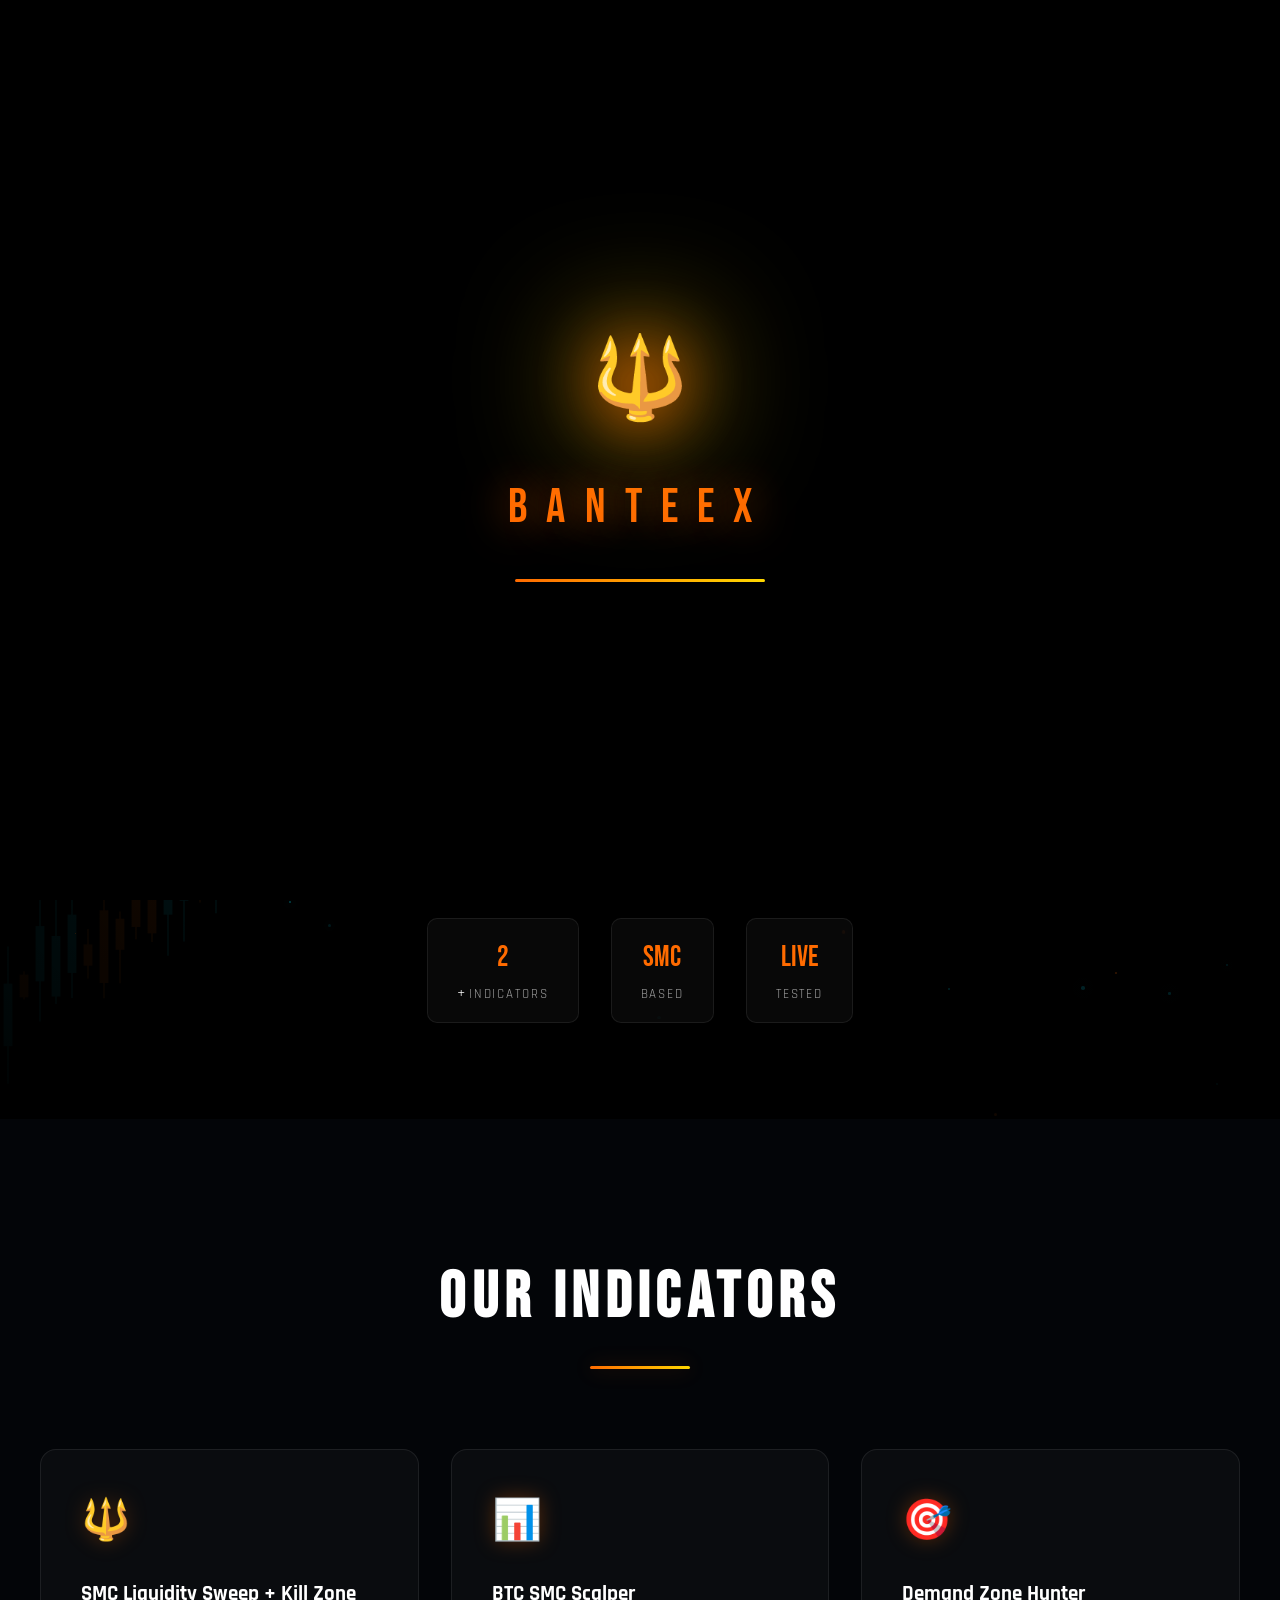
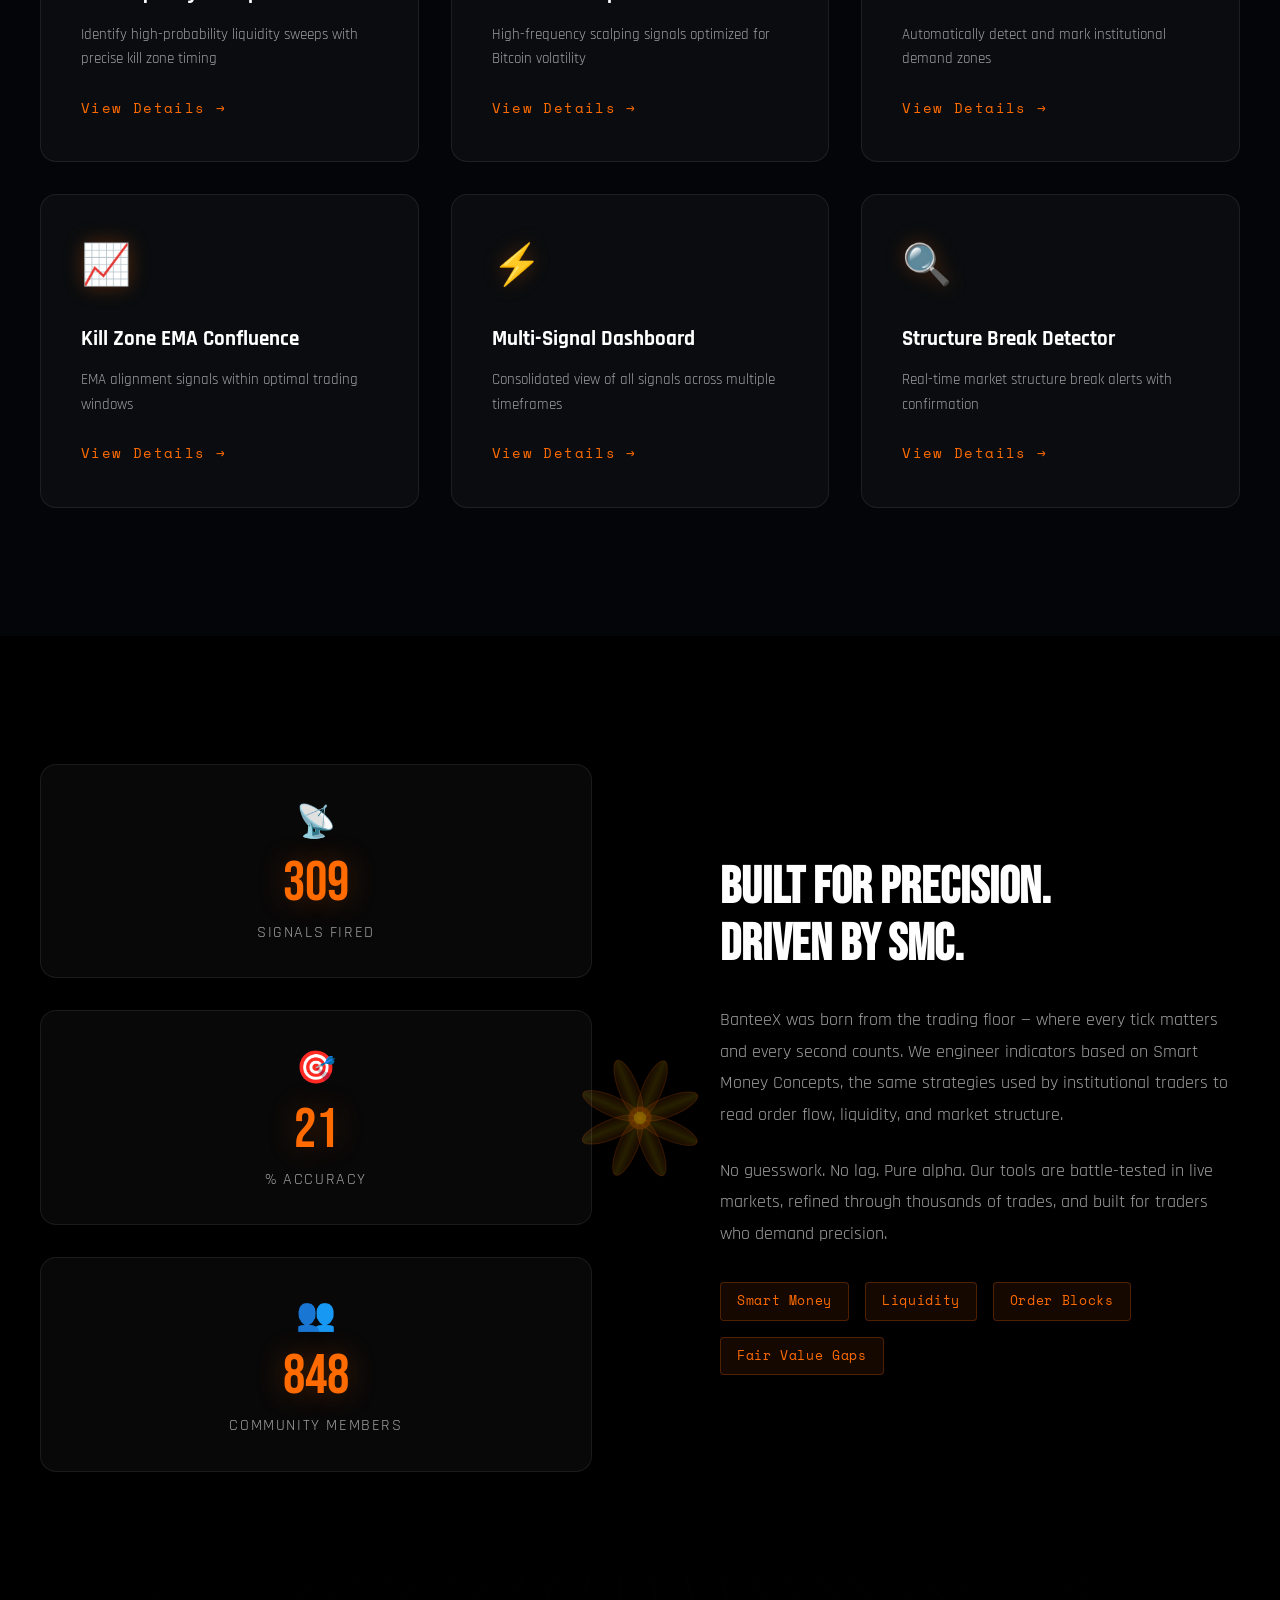
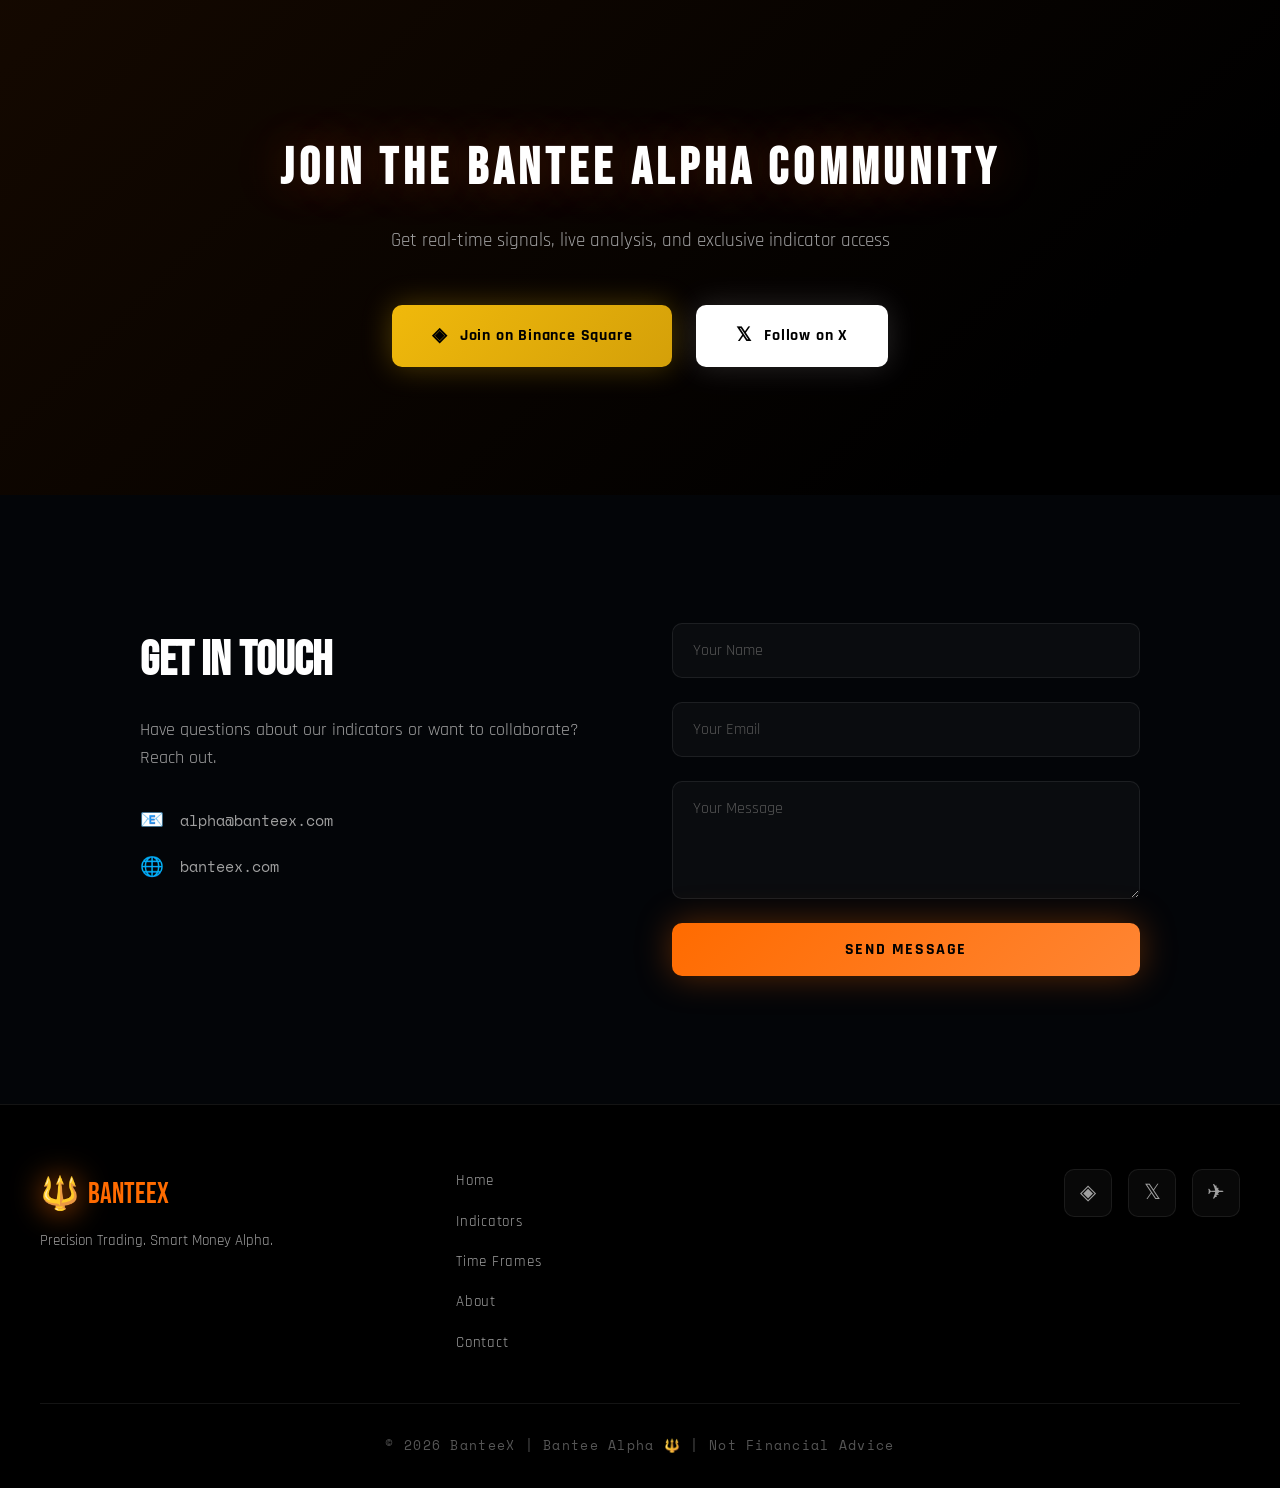
<file: index.html>
<!DOCTYPE html>
<html lang="en">
<head>
    <meta charset="UTF-8">
    <meta name="viewport" content="width=device-width, initial-scale=1.0">
    <title>BanteeX — Professional Trading Indicators Platform</title>
    <link rel="preconnect" href="https://fonts.googleapis.com">
    <link rel="preconnect" href="https://fonts.gstatic.com" crossorigin>
    <link href="https://fonts.googleapis.com/css2?family=Bebas+Neue&family=Rajdhani:wght@300;400;500;600;700&family=Space+Mono:wght@400;700&display=swap" rel="stylesheet">
    <link rel="stylesheet" href="css/style.css">
</head>
<body>
    <!-- Loading Screen -->
    <div id="loading-screen">
        <div class="loading-content">
            <div class="trident-loader">🔱</div>
            <div class="loading-text">BANTEEX</div>
            <div class="loading-bar">
                <div class="loading-progress"></div>
            </div>
        </div>
    </div>

    <!-- Header -->
    <header id="header">
        <div class="header-container">
            <a href="#" class="logo">
                <span class="trident-icon">🔱</span>
                <span class="logo-text">BANTEEX</span>
            </a>
            <nav class="nav-desktop">
                <a href="#home" class="nav-link active">Home</a>
                <a href="#indicators" class="nav-link">Indicators</a>
                <a href="timeframe.html" class="nav-link" target="_blank" rel="noopener">Time Frames</a>
                <a href="#about" class="nav-link">About</a>
                <a href="#contact" class="nav-link">Contact</a>
            </nav>
            <a href="#community" class="btn-cta">Join Community</a>
            <button class="hamburger" id="hamburger">
                <span></span><span></span><span></span>
            </button>
        </div>
        <div class="mobile-menu" id="mobile-menu">
            <a href="#home" class="nav-link">Home</a>
            <a href="#indicators" class="nav-link">Indicators</a>
            <a href="timeframe.html" class="nav-link" target="_blank" rel="noopener">Time Frames</a>
            <a href="#about" class="nav-link">About</a>
            <a href="#contact" class="nav-link">Contact</a>
            <a href="#community" class="btn-cta">Join Community</a>
        </div>
    </header>

    <!-- Hero Section -->
    <section id="home" class="hero">
        <div class="hero-bg">
            <div id="tv-chart-bg"></div>
            <div class="particle-overlay" id="particles"></div>
            <div class="gradient-overlay"></div>
        </div>
        <div class="hero-content">
            <h1 class="hero-title">
                <span class="line white">TRADE WITH</span>
                <span class="line orange">PRECISION.</span>
                <span class="underline-bar"></span>
                <span class="line white">BUILT ON</span>
                <span class="line orange">SMART MONEY.</span>
                <span class="underline-bar"></span>
            </h1>
            <p class="hero-subtitle">Professional SMC Indicators for serious traders</p>
            <div class="hero-buttons">
                <a href="#indicators" class="btn-primary">EXPLORE INDICATORS</a>
                <a href="#community" class="btn-outline">JOIN BANTEE COMMUNITY</a>
            </div>
        </div>
        <div class="hero-stats">
            <div class="stat-badge">
                <span class="stat-number" data-target="5">0</span>+
                <span class="stat-label">Indicators</span>
            </div>
            <div class="stat-badge">
                <span class="stat-text">SMC</span>
                <span class="stat-label">Based</span>
            </div>
            <div class="stat-badge">
                <span class="stat-text">LIVE</span>
                <span class="stat-label">Tested</span>
            </div>
        </div>
    </section>

    <!-- Indicators Section -->
    <section id="indicators" class="indicators">
        <div class="section-header">
            <h2 class="section-title">OUR INDICATORS</h2>
            <div class="section-line"></div>
        </div>
        <div class="indicators-grid">
            <div class="indicator-card" data-tilt onclick="window.location.href='indicator-1.html'">
                <div class="card-glow"></div>
                <div class="card-content">
                    <div class="card-icon">🔱</div>
                    <h3 class="card-title">SMC Liquidity Sweep + Kill Zone</h3>
                    <p class="card-desc">Identify high-probability liquidity sweeps with precise kill zone timing</p>
                    <span class="card-btn">View Details →</span>
                </div>
            </div>
            <div class="indicator-card" data-tilt onclick="window.location.href='indicator-2.html'">
                <div class="card-glow"></div>
                <div class="card-content">
                    <div class="card-icon">📊</div>
                    <h3 class="card-title">BTC SMC Scalper</h3>
                    <p class="card-desc">High-frequency scalping signals optimized for Bitcoin volatility</p>
                    <span class="card-btn">View Details →</span>
                </div>
            </div>
            <div class="indicator-card" data-tilt onclick="window.location.href='indicator-3.html'">
                <div class="card-glow"></div>
                <div class="card-content">
                    <div class="card-icon">🎯</div>
                    <h3 class="card-title">Demand Zone Hunter</h3>
                    <p class="card-desc">Automatically detect and mark institutional demand zones</p>
                    <span class="card-btn">View Details →</span>
                </div>
            </div>
            <div class="indicator-card" data-tilt onclick="window.location.href='indicator-4.html'">
                <div class="card-glow"></div>
                <div class="card-content">
                    <div class="card-icon">📈</div>
                    <h3 class="card-title">Kill Zone EMA Confluence</h3>
                    <p class="card-desc">EMA alignment signals within optimal trading windows</p>
                    <span class="card-btn">View Details →</span>
                </div>
            </div>
            <div class="indicator-card" data-tilt onclick="window.location.href='indicator-5.html'">
                <div class="card-glow"></div>
                <div class="card-content">
                    <div class="card-icon">⚡</div>
                    <h3 class="card-title">Multi-Signal Dashboard</h3>
                    <p class="card-desc">Consolidated view of all signals across multiple timeframes</p>
                    <span class="card-btn">View Details →</span>
                </div>
            </div>
            <div class="indicator-card" data-tilt onclick="window.location.href='indicator-6.html'">
                <div class="card-glow"></div>
                <div class="card-content">
                    <div class="card-icon">🔍</div>
                    <h3 class="card-title">Structure Break Detector</h3>
                    <p class="card-desc">Real-time market structure break alerts with confirmation</p>
                    <span class="card-btn">View Details →</span>
                </div>
            </div>
        </div>
    </section>

    <!-- About Section -->
    <section id="about" class="about">
        <canvas id="flower-canvas" width="400" height="400"></canvas>
        <div class="about-grid">
            <div class="about-stats">
                <div class="stat-box">
                    <div class="stat-icon">📡</div>
                    <div class="stat-counter" data-target="1247">0</div>
                    <div class="stat-desc">Signals Fired</div>
                </div>
                <div class="stat-box">
                    <div class="stat-icon">🎯</div>
                    <div class="stat-counter" data-target="87">0</div>
                    <div class="stat-desc">% Accuracy</div>
                </div>
                <div class="stat-box">
                    <div class="stat-icon">👥</div>
                    <div class="stat-counter" data-target="3420">0</div>
                    <div class="stat-desc">Community Members</div>
                </div>
            </div>
            <div class="about-content">
                <h2 class="about-title">Built for Precision.<br>Driven by SMC.</h2>
                <p class="about-text">
                    BanteeX was born from the trading floor — where every tick matters and every second counts. 
                    We engineer indicators based on Smart Money Concepts, the same strategies used by institutional traders 
                    to read order flow, liquidity, and market structure.
                </p>
                <p class="about-text">
                    No guesswork. No lag. Pure alpha. Our tools are battle-tested in live markets, 
                    refined through thousands of trades, and built for traders who demand precision.
                </p>
                <div class="about-tags">
                    <span class="tag">Smart Money</span>
                    <span class="tag">Liquidity</span>
                    <span class="tag">Order Blocks</span>
                    <span class="tag">Fair Value Gaps</span>
                </div>
            </div>
        </div>
        <div class="grid-floor" id="grid-floor"></div>
    </section>

    <!-- Community Section -->
    <section id="community" class="community">
        <div class="community-bg"></div>
        <div class="community-content">
            <h2 class="community-title">JOIN THE BANTEE ALPHA COMMUNITY</h2>
            <p class="community-subtitle">Get real-time signals, live analysis, and exclusive indicator access</p>
            <div class="community-buttons">
                <a href="#" class="btn-community btn-binance">
                    <span class="btn-icon">◈</span> Join on Binance Square
                </a>
                <a href="#" class="btn-community btn-x">
                    <span class="btn-icon">𝕏</span> Follow on X
                </a>
            </div>
        </div>
    </section>

    <!-- Contact Section -->
    <section id="contact" class="contact">
        <div class="contact-container">
            <div class="contact-info">
                <h2 class="contact-title">GET IN TOUCH</h2>
                <p class="contact-desc">Have questions about our indicators or want to collaborate? Reach out.</p>
                <div class="contact-details">
                    <div class="contact-item">
                        <span class="contact-icon">📧</span>
                        <span>alpha@banteex.com</span>
                    </div>
                    <div class="contact-item">
                        <span class="contact-icon">🌐</span>
                        <span>banteex.com</span>
                    </div>
                </div>
            </div>
            <form class="contact-form" onsubmit="event.preventDefault(); alert('Message sent! We will get back to you soon.');">
                <input type="text" placeholder="Your Name" required>
                <input type="email" placeholder="Your Email" required>
                <textarea placeholder="Your Message" rows="4" required></textarea>
                <button type="submit" class="btn-submit">Send Message</button>
            </form>
        </div>
    </section>

    <!-- Footer -->
    <footer class="footer">
        <div class="footer-container">
            <div class="footer-brand">
                <div class="footer-logo">
                    <span class="trident-icon">🔱</span>
                    <span>BANTEEX</span>
                </div>
                <p class="footer-tagline">Precision Trading. Smart Money Alpha.</p>
            </div>
            <div class="footer-links">
                <a href="#home">Home</a>
                <a href="#indicators">Indicators</a>
                <a href="timeframe.html" target="_blank" rel="noopener">Time Frames</a>
                <a href="#about">About</a>
                <a href="#contact">Contact</a>
            </div>
            <div class="footer-social">
                <a href="#" class="social-link" title="Binance Square">◈</a>
                <a href="#" class="social-link" title="X/Twitter">𝕏</a>
                <a href="#" class="social-link" title="Telegram">✈</a>
            </div>
        </div>
        <div class="footer-bottom">
            <p>© 2026 BanteeX | Bantee Alpha 🔱 | Not Financial Advice</p>
        </div>
    </footer>

    <script src="js/main.js"></script>
</body>
</html>
</file>
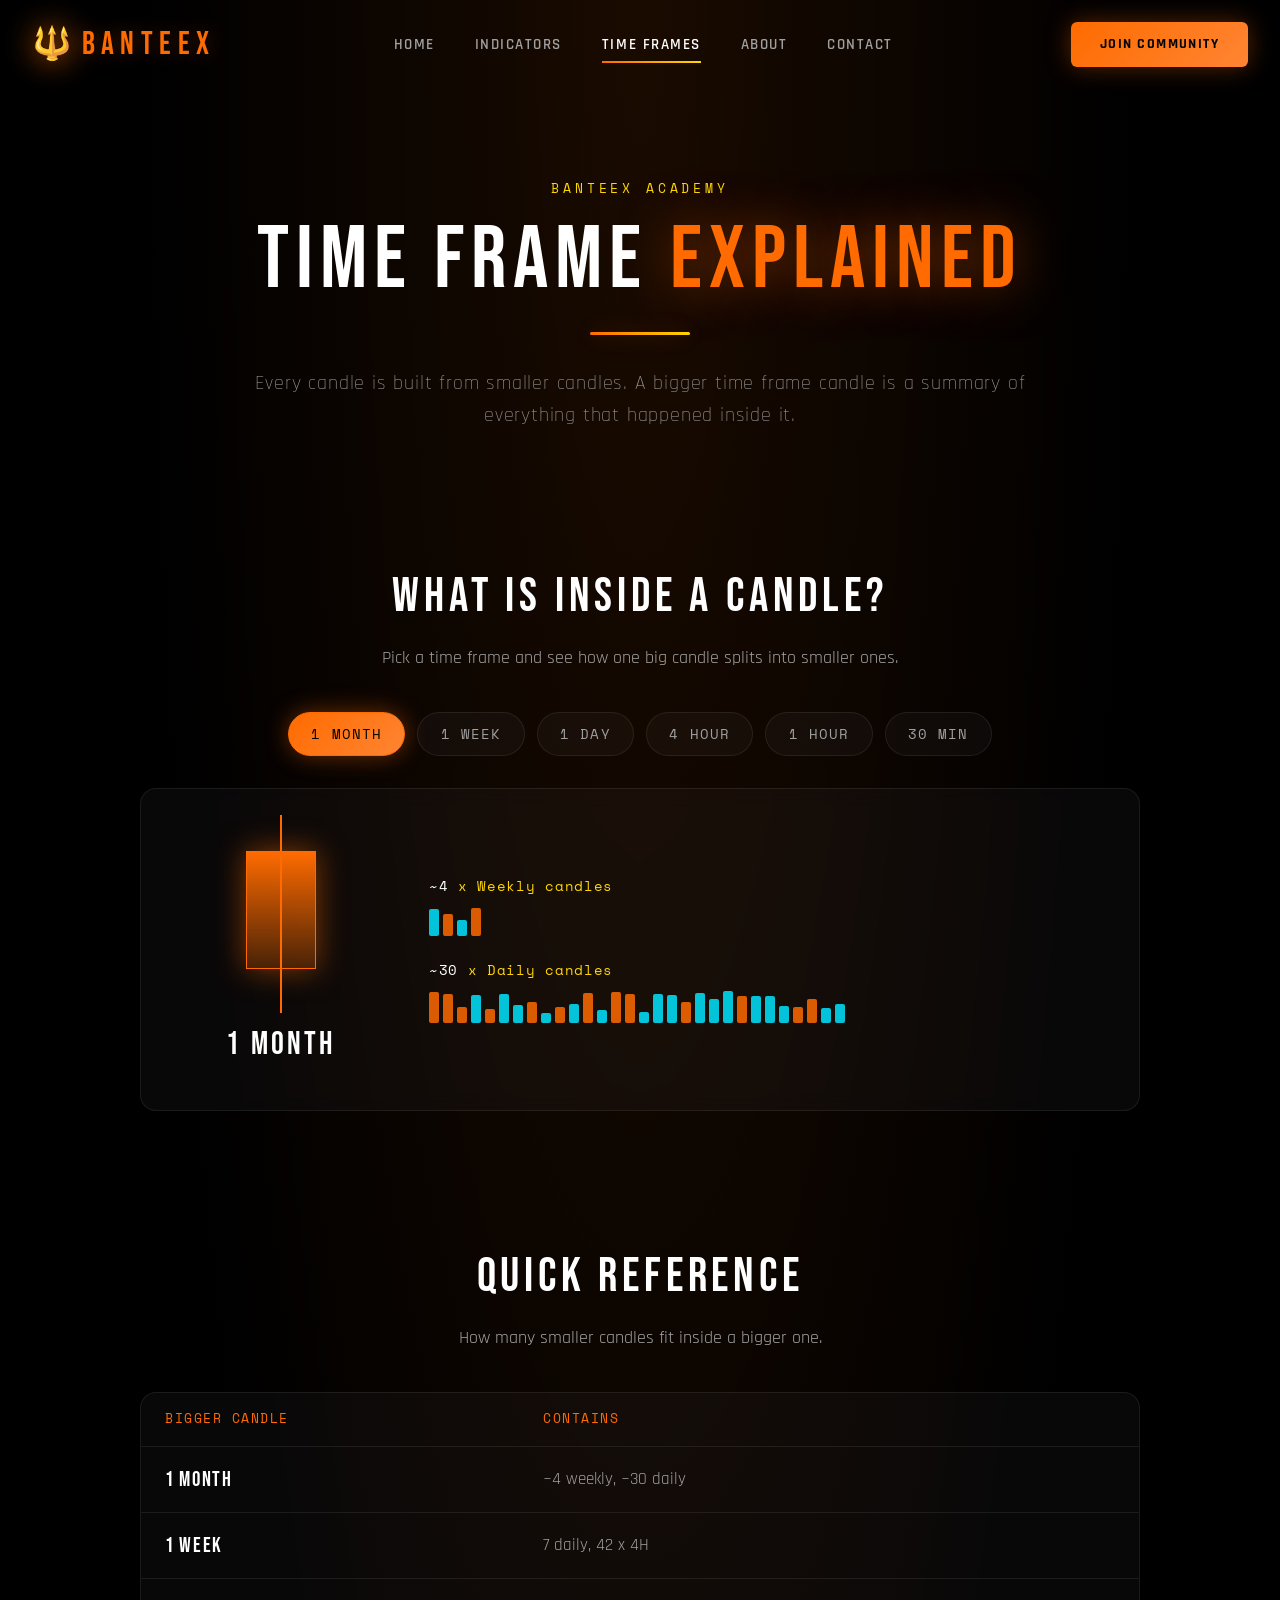
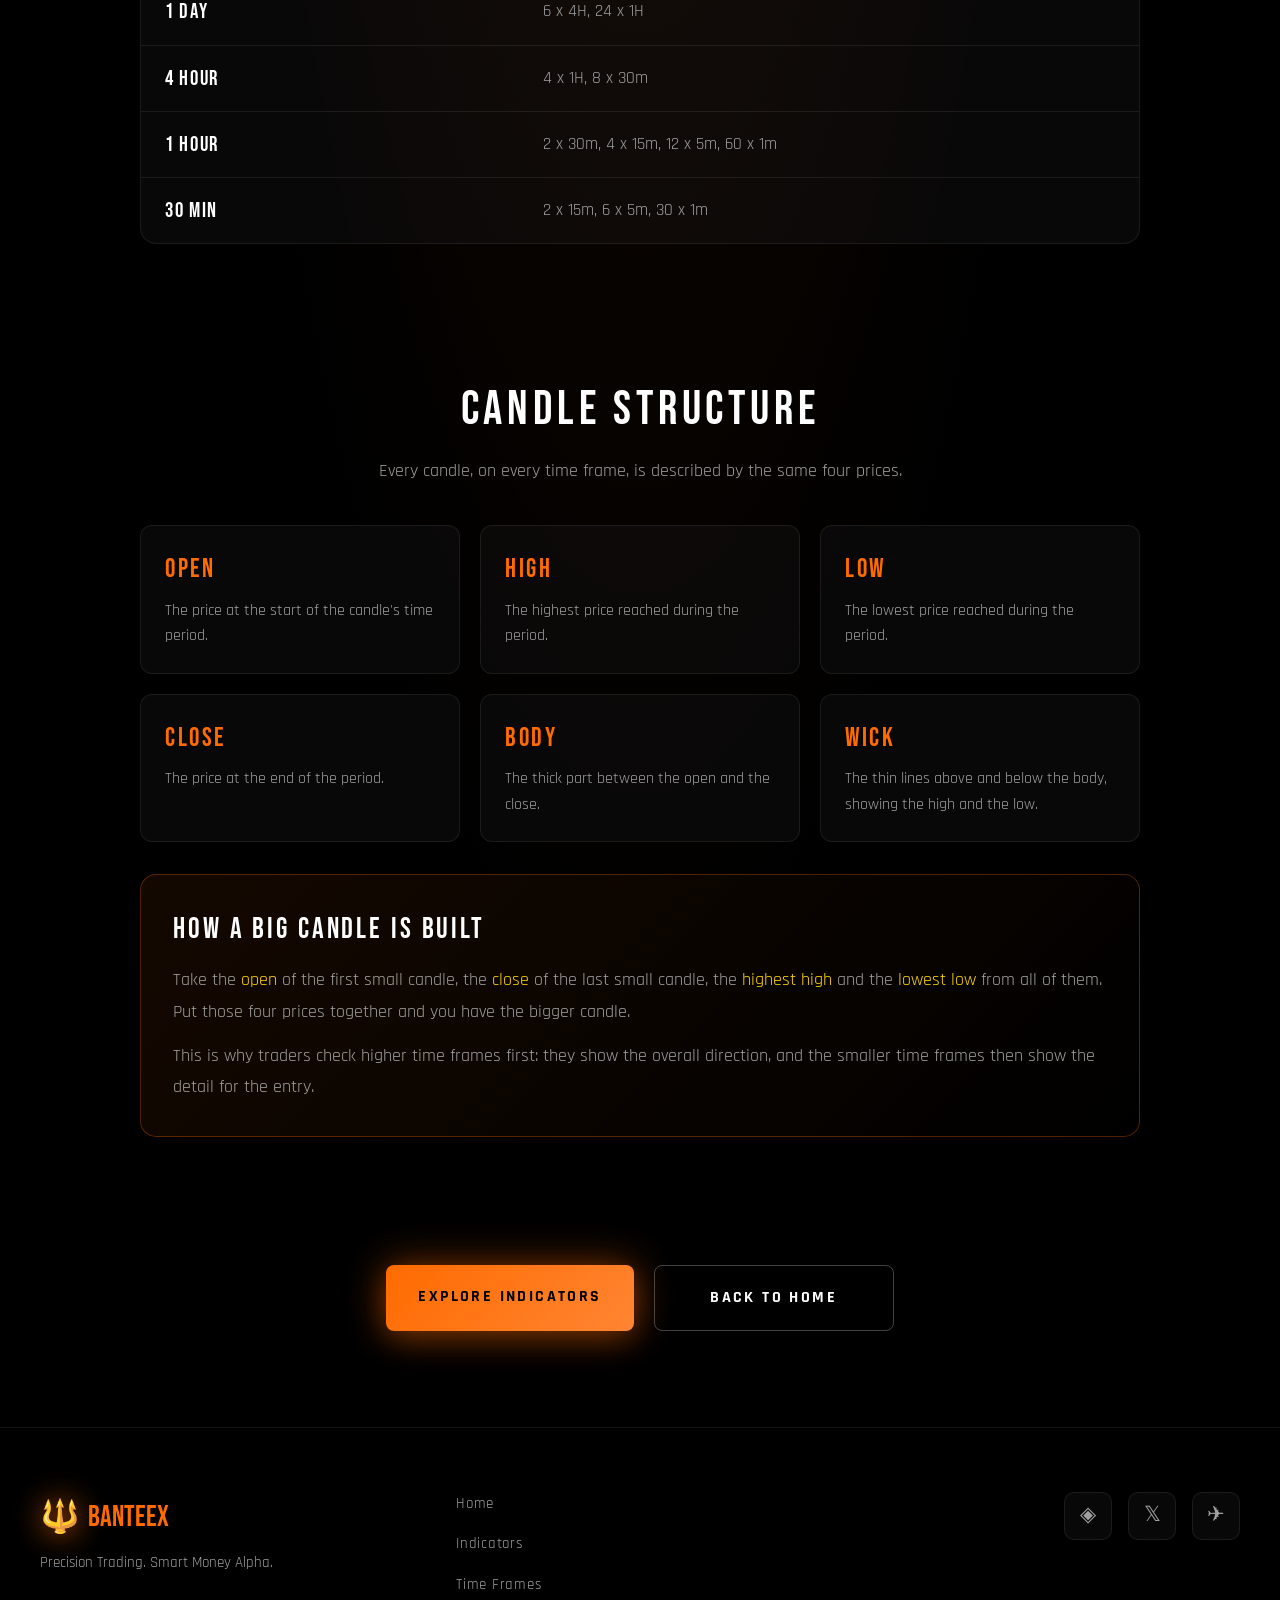
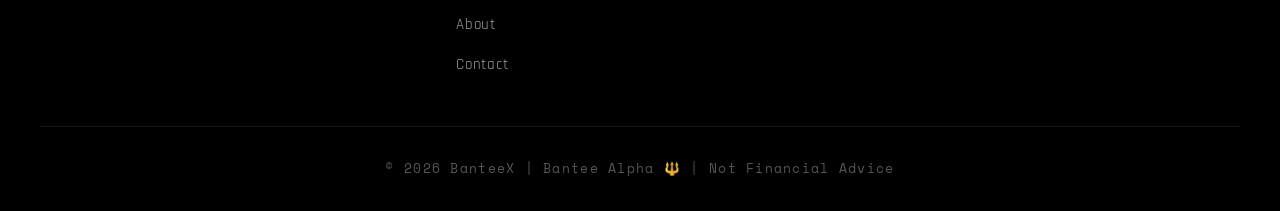
<file: timeframe.html>
<!DOCTYPE html>
<html lang="en">
<head>
    <meta charset="UTF-8">
    <meta name="viewport" content="width=device-width, initial-scale=1.0">
    <title>Time Frame Explained | BanteeX</title>
    <link rel="preconnect" href="https://fonts.googleapis.com">
    <link rel="preconnect" href="https://fonts.gstatic.com" crossorigin>
    <link href="https://fonts.googleapis.com/css2?family=Bebas+Neue&family=Rajdhani:wght@300;400;500;600;700&family=Space+Mono:wght@400;700&display=swap" rel="stylesheet">
    <link rel="stylesheet" href="css/style.css">
    <link rel="stylesheet" href="css/timeframe.css">
</head>
<body class="tf-page">
    <!-- Header -->
    <header id="header">
        <div class="header-container">
            <a href="index.html" class="logo">
                <span class="trident-icon">🔱</span>
                <span class="logo-text">BANTEEX</span>
            </a>
            <nav class="nav-desktop">
                <a href="index.html#home" class="nav-link">Home</a>
                <a href="index.html#indicators" class="nav-link">Indicators</a>
                <a href="timeframe.html" class="nav-link active">Time Frames</a>
                <a href="index.html#about" class="nav-link">About</a>
                <a href="index.html#contact" class="nav-link">Contact</a>
            </nav>
            <a href="index.html#community" class="btn-cta">Join Community</a>
            <button class="hamburger" id="hamburger" aria-label="Menu">
                <span></span><span></span><span></span>
            </button>
        </div>
        <div class="mobile-menu" id="mobile-menu">
            <a href="index.html#home" class="nav-link">Home</a>
            <a href="index.html#indicators" class="nav-link">Indicators</a>
            <a href="timeframe.html" class="nav-link active">Time Frames</a>
            <a href="index.html#about" class="nav-link">About</a>
            <a href="index.html#contact" class="nav-link">Contact</a>
            <a href="index.html#community" class="btn-cta">Join Community</a>
        </div>
    </header>

    <main>
        <!-- Page intro -->
        <section class="tf-hero">
            <div class="tf-hero-inner">
                <span class="tf-eyebrow">BANTEEX ACADEMY</span>
                <h1 class="tf-title">TIME FRAME <span>EXPLAINED</span></h1>
                <div class="section-line"></div>
                <p class="tf-intro">Every candle is built from smaller candles. A bigger time frame candle is a summary of everything that happened inside it.</p>
            </div>
        </section>

        <!-- Interactive split -->
        <section class="tf-section">
            <div class="tf-container">
                <h2 class="tf-h2">WHAT IS INSIDE A CANDLE?</h2>
                <p class="tf-sub">Pick a time frame and see how one big candle splits into smaller ones.</p>
                <div class="tf-chips" id="tf-chips" role="group" aria-label="Choose a time frame"></div>
                <div class="tf-box">
                    <div class="tf-big">
                        <div class="tf-big-candle"><span></span></div>
                        <strong class="tf-big-label" id="tf-big-label">1 MONTH</strong>
                    </div>
                    <div class="tf-rows" id="tf-rows" aria-live="polite"></div>
                </div>
            </div>
        </section>

        <!-- Table -->
        <section class="tf-section">
            <div class="tf-container">
                <h2 class="tf-h2">QUICK REFERENCE</h2>
                <p class="tf-sub">How many smaller candles fit inside a bigger one.</p>
                <div class="tf-table-wrap">
                    <table class="tf-table">
                        <thead>
                            <tr><th>Bigger candle</th><th>Contains</th></tr>
                        </thead>
                        <tbody>
                            <tr><td>1 Month</td><td>~4 weekly, ~30 daily</td></tr>
                            <tr><td>1 Week</td><td>7 daily, 42 x 4H</td></tr>
                            <tr><td>1 Day</td><td>6 x 4H, 24 x 1H</td></tr>
                            <tr><td>4 Hour</td><td>4 x 1H, 8 x 30m</td></tr>
                            <tr><td>1 Hour</td><td>2 x 30m, 4 x 15m, 12 x 5m, 60 x 1m</td></tr>
                            <tr><td>30 Min</td><td>2 x 15m, 6 x 5m, 30 x 1m</td></tr>
                        </tbody>
                    </table>
                </div>
            </div>
        </section>

        <!-- Candle structure -->
        <section class="tf-section">
            <div class="tf-container">
                <h2 class="tf-h2">CANDLE STRUCTURE</h2>
                <p class="tf-sub">Every candle, on every time frame, is described by the same four prices.</p>
                <div class="tf-anatomy">
                    <div class="tf-card"><b>OPEN</b><p>The price at the start of the candle's time period.</p></div>
                    <div class="tf-card"><b>HIGH</b><p>The highest price reached during the period.</p></div>
                    <div class="tf-card"><b>LOW</b><p>The lowest price reached during the period.</p></div>
                    <div class="tf-card"><b>CLOSE</b><p>The price at the end of the period.</p></div>
                    <div class="tf-card"><b>BODY</b><p>The thick part between the open and the close.</p></div>
                    <div class="tf-card"><b>WICK</b><p>The thin lines above and below the body, showing the high and the low.</p></div>
                </div>
                <div class="tf-callout">
                    <h3>HOW A BIG CANDLE IS BUILT</h3>
                    <p>Take the <em>open</em> of the first small candle, the <em>close</em> of the last small candle, the <em>highest high</em> and the <em>lowest low</em> from all of them. Put those four prices together and you have the bigger candle.</p>
                    <p>This is why traders check higher time frames first: they show the overall direction, and the smaller time frames then show the detail for the entry.</p>
                </div>
            </div>
        </section>

        <!-- Back -->
        <section class="tf-section tf-cta">
            <a href="index.html#indicators" class="btn-primary">EXPLORE INDICATORS</a>
            <a href="index.html" class="btn-outline">BACK TO HOME</a>
        </section>
    </main>

    <!-- Footer -->
    <footer class="footer">
        <div class="footer-container">
            <div class="footer-brand">
                <div class="footer-logo">
                    <span class="trident-icon">🔱</span>
                    <span>BANTEEX</span>
                </div>
                <p class="footer-tagline">Precision Trading. Smart Money Alpha.</p>
            </div>
            <div class="footer-links">
                <a href="index.html#home">Home</a>
                <a href="index.html#indicators">Indicators</a>
                <a href="timeframe.html">Time Frames</a>
                <a href="index.html#about">About</a>
                <a href="index.html#contact">Contact</a>
            </div>
            <div class="footer-social">
                <a href="#" class="social-link" title="Binance Square">◈</a>
                <a href="#" class="social-link" title="X/Twitter">𝕏</a>
                <a href="#" class="social-link" title="Telegram">✈</a>
            </div>
        </div>
        <div class="footer-bottom">
            <p>© 2026 BanteeX | Bantee Alpha 🔱 | Not Financial Advice</p>
        </div>
    </footer>

    <script src="js/timeframe.js"></script>
</body>
</html>
</file>
<file: css/style.css>
/* ===== RESET & BASE ===== */
*, *::before, *::after { margin: 0; padding: 0; box-sizing: border-box; }
:root {
    --bg-primary: #000000;
    --bg-deep: #030508;
    --accent-orange: #FF6B00;
    --accent-gold: #FFD700;
    --accent-cyan: #00E5FF;
    --text-primary: #ffffff;
    --text-secondary: #a0a0a0;
    --text-muted: #555555;
    --glass-bg: rgba(255, 255, 255, 0.03);
    --glass-border: rgba(255, 255, 255, 0.08);
    --glass-blur: 20px;
    --font-display: 'Bebas Neue', sans-serif;
    --font-body: 'Rajdhani', sans-serif;
    --font-mono: 'Space Mono', monospace;
}
html { scroll-behavior: smooth; font-size: 16px; }
body {
    font-family: var(--font-body); background: var(--bg-primary);
    color: var(--text-primary); overflow-x: hidden; line-height: 1.6;
}
::selection { background: var(--accent-orange); color: #000; }

/* ===== LOADING SCREEN ===== */
#loading-screen {
    position: fixed; inset: 0; background: var(--bg-primary); z-index: 9999;
    display: flex; align-items: center; justify-content: center;
    transition: opacity 0.8s ease, visibility 0.8s ease;
}
#loading-screen.hidden { opacity: 0; visibility: hidden; }
.loading-content { text-align: center; }
.trident-loader {
    font-size: 5rem; animation: tridentSpin 2s ease-in-out infinite;
    filter: drop-shadow(0 0 30px var(--accent-orange)) drop-shadow(0 0 60px var(--accent-gold));
    margin-bottom: 1.5rem; display: inline-block;
}
@keyframes tridentSpin {
    0% { transform: rotateY(0deg) scale(1); }
    50% { transform: rotateY(180deg) scale(1.2); }
    100% { transform: rotateY(360deg) scale(1); }
}
.loading-text {
    font-family: var(--font-display); font-size: 3rem; letter-spacing: 0.4em;
    color: var(--accent-orange); margin-bottom: 2rem;
    text-shadow: 0 0 40px rgba(255, 107, 0, 0.6);
}
.loading-bar {
    width: 250px; height: 3px; background: rgba(255,255,255,0.1);
    border-radius: 2px; overflow: hidden; margin: 0 auto;
}
.loading-progress {
    height: 100%; background: linear-gradient(90deg, var(--accent-orange), var(--accent-gold));
    width: 0%; animation: loadProgress 2.5s ease-in-out forwards;
}
@keyframes loadProgress {
    0% { width: 0%; } 50% { width: 70%; } 100% { width: 100%; }
}

/* ===== HEADER ===== */
#header {
    position: fixed; top: 0; left: 0; right: 0; z-index: 1000;
    padding: 1.2rem 2rem; transition: all 0.4s ease;
}
#header.scrolled {
    background: rgba(3, 5, 8, 0.9); backdrop-filter: blur(var(--glass-blur));
    -webkit-backdrop-filter: blur(var(--glass-blur));
    border-bottom: 1px solid var(--glass-border); padding: 0.8rem 2rem;
}
.header-container {
    max-width: 1400px; margin: 0 auto;
    display: flex; align-items: center; justify-content: space-between;
}
.logo { display: flex; align-items: center; gap: 0.6rem; text-decoration: none; color: var(--text-primary); }
.trident-icon {
    font-size: 2rem; animation: tridentGlow 3s ease-in-out infinite;
    filter: drop-shadow(0 0 15px var(--accent-orange));
}
@keyframes tridentGlow {
    0%, 100% { filter: drop-shadow(0 0 15px var(--accent-orange)); }
    50% { filter: drop-shadow(0 0 35px var(--accent-gold)) drop-shadow(0 0 60px var(--accent-orange)); }
}
.logo-text {
    font-family: var(--font-display); font-size: 2rem; letter-spacing: 0.2em;
    color: var(--accent-orange); text-shadow: 0 0 20px rgba(255,107,0,0.3);
}
.nav-desktop { display: flex; gap: 2.5rem; }
.nav-link {
    font-family: var(--font-body); font-weight: 600; font-size: 0.95rem;
    text-decoration: none; color: var(--text-secondary); letter-spacing: 0.1em;
    text-transform: uppercase; position: relative; transition: color 0.3s ease; padding: 0.25rem 0;
}
.nav-link::after {
    content: ''; position: absolute; bottom: -2px; left: 0; width: 0; height: 2px;
    background: linear-gradient(90deg, var(--accent-orange), var(--accent-gold));
    transition: width 0.3s ease;
}
.nav-link:hover, .nav-link.active { color: var(--text-primary); }
.nav-link:hover::after, .nav-link.active::after { width: 100%; }
.btn-cta {
    font-family: var(--font-body); font-weight: 700; font-size: 0.9rem;
    padding: 0.7rem 1.8rem; background: linear-gradient(135deg, var(--accent-orange), #ff8533);
    color: #000; text-decoration: none; border-radius: 6px; letter-spacing: 0.1em;
    text-transform: uppercase; transition: all 0.3s ease;
    box-shadow: 0 0 25px rgba(255, 107, 0, 0.35); border: none; cursor: pointer;
}
.btn-cta:hover { box-shadow: 0 0 45px rgba(255, 107, 0, 0.7); transform: translateY(-2px); }

/* Hamburger */
.hamburger { display: none; flex-direction: column; gap: 5px; background: none; border: none; cursor: pointer; padding: 5px; }
.hamburger span { display: block; width: 25px; height: 2px; background: var(--text-primary); transition: all 0.3s ease; }
.hamburger.active span:nth-child(1) { transform: rotate(45deg) translate(5px, 5px); }
.hamburger.active span:nth-child(2) { opacity: 0; }
.hamburger.active span:nth-child(3) { transform: rotate(-45deg) translate(5px, -5px); }
.mobile-menu {
    display: none; position: absolute; top: 100%; left: 0; right: 0;
    background: rgba(3, 5, 8, 0.98); backdrop-filter: blur(20px);
    padding: 2rem; flex-direction: column; gap: 1.5rem;
    border-bottom: 1px solid var(--glass-border);
    transform: translateY(-10px); opacity: 0; transition: all 0.4s ease;
}
.mobile-menu.active { display: flex; transform: translateY(0); opacity: 1; }

/* ===== HERO SECTION ===== */
.hero {
    position: relative; min-height: 100vh; display: flex; flex-direction: column;
    justify-content: center; align-items: center; overflow: hidden;
    padding: 10rem 2rem 6rem; background: var(--bg-primary);
}
.hero-bg { position: absolute; inset: 0; z-index: 0; }
#tv-chart-bg { position: absolute; inset: 0; opacity: 0.12; z-index: 1; }
.particle-overlay { position: absolute; inset: 0; z-index: 2; pointer-events: none; }
.gradient-overlay {
    position: absolute; inset: 0;
    background: radial-gradient(ellipse at 50% 50%, transparent 0%, rgba(0,0,0,0.3) 50%, rgba(0,0,0,0.85) 100%);
    z-index: 3;
}
.hero-content {
    position: relative; z-index: 10; max-width: 900px; width: 100%;
    text-align: center; display: flex; flex-direction: column; align-items: center;
}

/* Hero Title - EXACTLY like reference image */
.hero-title {
    font-family: var(--font-display); margin-bottom: 2rem;
    display: flex; flex-direction: column; align-items: center; gap: 0.2rem;
}
.hero-title .line {
    display: block; font-size: clamp(2.8rem, 7vw, 5.5rem);
    letter-spacing: 0.08em; line-height: 1.05;
}
.hero-title .line.white { color: var(--text-primary); }
.hero-title .line.orange {
    color: var(--accent-orange);
    text-shadow: 0 0 50px rgba(255, 107, 0, 0.5), 0 0 100px rgba(255, 107, 0, 0.2);
    position: relative; padding-bottom: 0.3rem;
}
.hero-title .underline-bar {
    display: block; width: 100%; max-width: 500px; height: 4px;
    background: linear-gradient(90deg, transparent, var(--accent-orange), var(--accent-gold), var(--accent-orange), transparent);
    margin: 0.3rem auto 0.5rem; border-radius: 2px;
    box-shadow: 0 0 20px rgba(255, 107, 0, 0.4);
    animation: barPulse 3s ease-in-out infinite;
}
@keyframes barPulse {
    0%, 100% { opacity: 0.7; box-shadow: 0 0 20px rgba(255,107,0,0.4); }
    50% { opacity: 1; box-shadow: 0 0 40px rgba(255,107,0,0.7); }
}

.hero-subtitle {
    font-family: var(--font-body); font-size: clamp(1rem, 2.5vw, 1.4rem);
    font-weight: 300; color: var(--text-secondary); margin-bottom: 3rem;
    letter-spacing: 0.08em; max-width: 500px;
}

/* Hero Buttons */
.hero-buttons {
    display: flex; flex-direction: column; gap: 1.2rem;
    width: 100%; max-width: 420px; align-items: center;
}
.btn-primary {
    font-family: var(--font-body); font-weight: 700; font-size: 1rem;
    padding: 1.2rem 2rem; background: linear-gradient(135deg, var(--accent-orange), #ff8533);
    color: #000; text-decoration: none; border-radius: 8px; letter-spacing: 0.15em;
    text-transform: uppercase; transition: all 0.3s ease;
    box-shadow: 0 0 40px rgba(255, 107, 0, 0.45), 0 10px 30px rgba(255,107,0,0.2);
    border: none; cursor: pointer; display: block; width: 100%; text-align: center;
}
.btn-primary:hover {
    box-shadow: 0 0 60px rgba(255, 107, 0, 0.7), 0 15px 40px rgba(255,107,0,0.3);
    transform: translateY(-3px);
}
.btn-outline {
    font-family: var(--font-body); font-weight: 700; font-size: 1rem;
    padding: 1.2rem 2rem; background: transparent; color: var(--text-primary);
    text-decoration: none; border-radius: 8px; letter-spacing: 0.15em;
    text-transform: uppercase; transition: all 0.3s ease;
    border: 1.5px solid rgba(255, 255, 255, 0.25); cursor: pointer;
    display: block; width: 100%; text-align: center;
}
.btn-outline:hover {
    border-color: var(--accent-orange); color: var(--accent-orange);
    box-shadow: 0 0 40px rgba(255, 107, 0, 0.2); transform: translateY(-3px);
}

/* Hero Stats */
.hero-stats {
    position: relative; z-index: 10; display: flex; gap: 2rem;
    margin-top: 4rem; flex-wrap: wrap; justify-content: center;
}
.stat-badge {
    text-align: center; padding: 1rem 1.8rem; background: var(--glass-bg);
    border: 1px solid var(--glass-border); border-radius: 10px;
    backdrop-filter: blur(10px); transition: all 0.3s ease;
}
.stat-badge:hover { border-color: var(--accent-orange); box-shadow: 0 0 25px rgba(255, 107, 0, 0.2); }
.stat-number, .stat-text { font-family: var(--font-display); font-size: 1.8rem; color: var(--accent-orange); display: block; }
.stat-label { font-family: var(--font-body); font-size: 0.8rem; color: var(--text-secondary); letter-spacing: 0.15em; text-transform: uppercase; margin-top: 0.2rem; }

/* ===== INDICATORS SECTION ===== */
.indicators { position: relative; padding: 8rem 2rem; background: var(--bg-deep); }
.section-header { text-align: center; margin-bottom: 5rem; }
.section-title { font-family: var(--font-display); font-size: clamp(2.5rem, 5vw, 4rem); letter-spacing: 0.1em; margin-bottom: 1rem; }
.section-line { width: 100px; height: 3px; background: linear-gradient(90deg, var(--accent-orange), var(--accent-gold)); margin: 0 auto; border-radius: 2px; box-shadow: 0 0 20px rgba(255,107,0,0.3); }
.indicators-grid { max-width: 1200px; margin: 0 auto; display: grid; grid-template-columns: repeat(3, 1fr); gap: 2rem; }
.indicator-card {
    position: relative; background: var(--glass-bg); border: 1px solid var(--glass-border);
    border-radius: 16px; padding: 2.5rem; cursor: pointer; transition: all 0.4s ease;
    overflow: hidden; transform-style: preserve-3d; perspective: 1000px;
}
.card-glow {
    position: absolute; inset: -2px;
    background: linear-gradient(135deg, var(--accent-orange), var(--accent-cyan), var(--accent-gold));
    border-radius: 18px; opacity: 0; z-index: 0; transition: opacity 0.4s ease; filter: blur(20px);
}
.indicator-card:hover .card-glow { opacity: 0.25; }
.indicator-card:hover {
    border-color: var(--accent-orange); transform: translateY(-10px);
    box-shadow: 0 25px 50px rgba(0, 0, 0, 0.6), 0 0 40px rgba(255, 107, 0, 0.15);
}
.card-content { position: relative; z-index: 2; }
.card-icon { font-size: 2.5rem; margin-bottom: 1.5rem; display: block; filter: drop-shadow(0 0 10px rgba(255,107,0,0.3)); }
.card-title { font-family: var(--font-body); font-size: 1.3rem; font-weight: 700; margin-bottom: 0.75rem; color: var(--text-primary); }
.card-desc { font-family: var(--font-body); font-size: 0.95rem; color: var(--text-secondary); margin-bottom: 1.5rem; line-height: 1.6; }
.card-btn { font-family: var(--font-mono); font-size: 0.85rem; color: var(--accent-orange); letter-spacing: 0.1em; transition: color 0.3s ease; }
.indicator-card:hover .card-btn { color: var(--accent-gold); }

/* ===== ABOUT SECTION ===== */
.about { position: relative; padding: 8rem 2rem; background: var(--bg-primary); overflow: hidden; }
.about-grid { max-width: 1200px; margin: 0 auto; display: grid; grid-template-columns: 1fr 1fr; gap: 6rem; align-items: center; position: relative; z-index: 2; }
.about-stats { display: flex; flex-direction: column; gap: 2rem; }
.stat-box {
    background: var(--glass-bg); border: 1px solid var(--glass-border); border-radius: 16px;
    padding: 2rem; text-align: center; transition: all 0.3s ease; position: relative; overflow: hidden;
}
.stat-box::before {
    content: ''; position: absolute; top: 0; left: 0; width: 100%; height: 3px;
    background: linear-gradient(90deg, var(--accent-orange), var(--accent-gold));
    transform: scaleX(0); transition: transform 0.4s ease;
}
.stat-box:hover::before { transform: scaleX(1); }
.stat-box:hover { border-color: rgba(255, 107, 0, 0.3); transform: translateX(10px); box-shadow: 0 10px 30px rgba(255,107,0,0.1); }
.stat-icon { font-size: 2rem; margin-bottom: 0.5rem; display: block; }
.stat-counter { font-family: var(--font-display); font-size: 3.5rem; color: var(--accent-orange); line-height: 1; text-shadow: 0 0 30px rgba(255,107,0,0.3); }
.stat-desc { font-family: var(--font-body); font-size: 1rem; color: var(--text-secondary); margin-top: 0.5rem; letter-spacing: 0.1em; text-transform: uppercase; }
.about-content { padding-left: 2rem; }
.about-title { font-family: var(--font-display); font-size: clamp(2rem, 4vw, 3.5rem); line-height: 1.1; margin-bottom: 2rem; }
.about-text { font-family: var(--font-body); font-size: 1.1rem; color: var(--text-secondary); margin-bottom: 1.5rem; line-height: 1.8; }
.about-tags { display: flex; gap: 1rem; flex-wrap: wrap; margin-top: 2rem; }
.tag { font-family: var(--font-mono); font-size: 0.8rem; padding: 0.5rem 1rem; background: rgba(255, 107, 0, 0.08); border: 1px solid rgba(255, 107, 0, 0.25); border-radius: 4px; color: var(--accent-orange); letter-spacing: 0.05em; transition: all 0.3s ease; }
.tag:hover { background: rgba(255, 107, 0, 0.2); border-color: var(--accent-orange); }
.grid-floor {
    position: absolute; bottom: -100px; left: -20%; right: -20%; height: 400px;
    background: 
        linear-gradient(0deg, rgba(0,0,0,0.95) 0%, transparent 60%),
        repeating-linear-gradient(0deg, transparent, transparent 50px, rgba(255,107,0,0.04) 50px, rgba(255,107,0,0.04) 51px),
        repeating-linear-gradient(90deg, transparent, transparent 50px, rgba(255,107,0,0.04) 50px, rgba(255,107,0,0.04) 51px);
    transform: perspective(600px) rotateX(60deg); transform-origin: bottom center;
    opacity: 0.5; animation: gridPulse 5s ease-in-out infinite; pointer-events: none;
}
@keyframes gridPulse { 0%, 100% { opacity: 0.4; } 50% { opacity: 0.6; } }

/* Flower canvas */
#flower-canvas { position: absolute; top: 50%; left: 50%; transform: translate(-50%, -50%); z-index: 1; pointer-events: none; opacity: 0.6; }

/* ===== COMMUNITY SECTION ===== */
.community { position: relative; padding: 8rem 2rem; text-align: center; overflow: hidden; }
.community-bg {
    position: absolute; inset: 0;
    background: linear-gradient(135deg, rgba(255,107,0,0.08) 0%, rgba(0,0,0,0.95) 40%, rgba(0,0,0,0.95) 60%, rgba(0,229,255,0.04) 100%);
    animation: gradientShift 10s ease-in-out infinite; background-size: 200% 200%;
}
@keyframes gradientShift { 0%, 100% { background-position: 0% 50%; } 50% { background-position: 100% 50%; } }
.community-content { position: relative; z-index: 2; max-width: 800px; margin: 0 auto; }
.community-title { font-family: var(--font-display); font-size: clamp(2rem, 4vw, 3.5rem); letter-spacing: 0.1em; margin-bottom: 1rem; text-shadow: 0 0 50px rgba(255, 107, 0, 0.3); }
.community-subtitle { font-family: var(--font-body); font-size: 1.2rem; color: var(--text-secondary); margin-bottom: 3rem; }
.community-buttons { display: flex; gap: 1.5rem; justify-content: center; flex-wrap: wrap; }
.btn-community {
    display: inline-flex; align-items: center; gap: 0.75rem; font-family: var(--font-body);
    font-weight: 700; font-size: 1rem; padding: 1rem 2.5rem; text-decoration: none;
    border-radius: 10px; letter-spacing: 0.05em; transition: all 0.3s ease; border: none; cursor: pointer;
}
.btn-binance { background: linear-gradient(135deg, #F0B90B, #d4a009); color: #000; box-shadow: 0 0 30px rgba(240, 185, 11, 0.3); }
.btn-binance:hover { box-shadow: 0 0 50px rgba(240, 185, 11, 0.5); transform: translateY(-3px); }
.btn-x { background: var(--text-primary); color: #000; box-shadow: 0 0 30px rgba(255, 255, 255, 0.15); }
.btn-x:hover { box-shadow: 0 0 50px rgba(255, 255, 255, 0.3); transform: translateY(-3px); }
.btn-icon { font-size: 1.2rem; }

/* ===== CONTACT SECTION ===== */
.contact { padding: 8rem 2rem; background: var(--bg-deep); }
.contact-container { max-width: 1000px; margin: 0 auto; display: grid; grid-template-columns: 1fr 1fr; gap: 4rem; }
.contact-title { font-family: var(--font-display); font-size: clamp(2rem, 4vw, 3rem); margin-bottom: 1rem; }
.contact-desc { font-family: var(--font-body); color: var(--text-secondary); margin-bottom: 2rem; font-size: 1.1rem; }
.contact-details { display: flex; flex-direction: column; gap: 1rem; }
.contact-item { display: flex; align-items: center; gap: 1rem; font-family: var(--font-mono); font-size: 0.95rem; color: var(--text-secondary); }
.contact-icon { font-size: 1.2rem; }
.contact-form { display: flex; flex-direction: column; gap: 1.5rem; }
.contact-form input, .contact-form textarea {
    font-family: var(--font-body); font-size: 1rem; padding: 1rem 1.25rem;
    background: var(--glass-bg); border: 1px solid var(--glass-border); border-radius: 10px;
    color: var(--text-primary); outline: none; transition: all 0.3s ease;
}
.contact-form input:focus, .contact-form textarea:focus { border-color: var(--accent-orange); box-shadow: 0 0 25px rgba(255, 107, 0, 0.15); }
.contact-form input::placeholder, .contact-form textarea::placeholder { color: var(--text-muted); }
.btn-submit {
    font-family: var(--font-body); font-weight: 700; font-size: 1rem; padding: 1rem 2rem;
    background: linear-gradient(135deg, var(--accent-orange), #ff8533); color: #000; border: none;
    border-radius: 10px; letter-spacing: 0.1em; text-transform: uppercase; cursor: pointer;
    transition: all 0.3s ease; box-shadow: 0 0 35px rgba(255, 107, 0, 0.35);
}
.btn-submit:hover { box-shadow: 0 0 55px rgba(255, 107, 0, 0.6); transform: translateY(-2px); }

/* ===== FOOTER ===== */
.footer { background: var(--bg-primary); border-top: 1px solid var(--glass-border); padding: 4rem 2rem 2rem; }
.footer-container { max-width: 1200px; margin: 0 auto; display: grid; grid-template-columns: 1fr 1fr 1fr; gap: 3rem; align-items: start; }
.footer-brand { display: flex; flex-direction: column; gap: 0.5rem; }
.footer-logo { display: flex; align-items: center; gap: 0.5rem; font-family: var(--font-display); font-size: 1.8rem; color: var(--accent-orange); }
.footer-tagline { font-family: var(--font-body); color: var(--text-secondary); font-size: 0.95rem; }
.footer-links { display: flex; flex-direction: column; gap: 1rem; }
.footer-links a { font-family: var(--font-body); color: var(--text-secondary); text-decoration: none; font-size: 0.95rem; transition: color 0.3s ease; letter-spacing: 0.05em; }
.footer-links a:hover { color: var(--accent-orange); }
.footer-social { display: flex; gap: 1rem; justify-content: flex-end; }
.social-link {
    width: 48px; height: 48px; display: flex; align-items: center; justify-content: center;
    background: var(--glass-bg); border: 1px solid var(--glass-border); border-radius: 10px;
    color: var(--text-secondary); text-decoration: none; font-size: 1.3rem; transition: all 0.3s ease;
}
.social-link:hover { border-color: var(--accent-orange); color: var(--accent-orange); box-shadow: 0 0 25px rgba(255, 107, 0, 0.25); transform: translateY(-3px); }
.footer-bottom { max-width: 1200px; margin: 3rem auto 0; padding-top: 2rem; border-top: 1px solid var(--glass-border); text-align: center; }
.footer-bottom p { font-family: var(--font-mono); font-size: 0.8rem; color: var(--text-muted); letter-spacing: 0.1em; }

/* ===== SCROLL ANIMATIONS ===== */
.fade-in { opacity: 0; transform: translateY(50px); transition: opacity 0.9s ease, transform 0.9s ease; }
.fade-in.visible { opacity: 1; transform: translateY(0); }

/* ===== RESPONSIVE ===== */
@media (max-width: 1024px) {
    .indicators-grid { grid-template-columns: repeat(2, 1fr); }
    .about-grid { grid-template-columns: 1fr; gap: 4rem; }
    .about-content { padding-left: 0; text-align: center; }
    .about-tags { justify-content: center; }
    .contact-container { grid-template-columns: 1fr; }
    .footer-container { grid-template-columns: 1fr; text-align: center; gap: 2rem; }
    .footer-social { justify-content: center; }
    #flower-canvas { display: none; }
}
@media (max-width: 768px) {
    .nav-desktop, .header-container .btn-cta { display: none; }
    .hamburger { display: flex; }
    .hero { padding: 8rem 1.5rem 4rem; }
    .hero-title .line { font-size: clamp(2.2rem, 10vw, 3.5rem); }
    .hero-stats { flex-direction: column; gap: 1rem; width: 100%; max-width: 300px; }
    .indicators-grid { grid-template-columns: 1fr; }
    .indicators, .about, .community, .contact { padding: 5rem 1.5rem; }
    .community-buttons { flex-direction: column; align-items: center; }
    .btn-community { width: 100%; max-width: 320px; justify-content: center; }
    .hero-buttons { max-width: 100%; }
}
@media (max-width: 480px) {
    .hero-title .line { font-size: 2rem; }
    .section-title { font-size: 2rem; }
    .stat-counter { font-size: 2.5rem; }
    .btn-primary, .btn-outline { padding: 1rem 1.5rem; font-size: 0.9rem; }
}
</file>
<file: css/timeframe.css>
/* ===== TIME FRAME PAGE ===== */
body.tf-page {
    background:
        radial-gradient(ellipse at 50% 0%, rgba(255, 107, 0, 0.1) 0%, transparent 55%),
        var(--bg-primary);
}

.tf-hero { padding: 11rem 2rem 4rem; text-align: center; }
.tf-hero-inner { max-width: 800px; margin: 0 auto; }
.tf-eyebrow {
    display: inline-block; font-family: var(--font-mono); font-size: 0.8rem; letter-spacing: 0.3em;
    color: var(--accent-gold); margin-bottom: 1rem;
}
.tf-title {
    font-family: var(--font-display); font-weight: 400; font-size: clamp(2.8rem, 8vw, 5.5rem);
    letter-spacing: 0.08em; line-height: 1.05; margin-bottom: 1.5rem;
}
.tf-title span { color: var(--accent-orange); text-shadow: 0 0 50px rgba(255, 107, 0, 0.5); }
.tf-hero .section-line { margin-bottom: 2rem; }
.tf-intro { font-family: var(--font-body); font-size: 1.25rem; font-weight: 300; color: var(--text-secondary); letter-spacing: 0.04em; }

.tf-section { padding: 4rem 2rem; }
.tf-container { max-width: 1000px; margin: 0 auto; }
.tf-h2 { font-family: var(--font-display); font-weight: 400; font-size: clamp(2rem, 4vw, 3rem); letter-spacing: 0.1em; text-align: center; }
.tf-sub { font-family: var(--font-body); font-size: 1.1rem; color: var(--text-secondary); text-align: center; margin: 0.5rem 0 2.5rem; }

/* chips */
.tf-chips { display: flex; gap: 0.75rem; flex-wrap: wrap; justify-content: center; margin-bottom: 2rem; }
.tf-chip {
    font-family: var(--font-mono); font-size: 0.85rem; letter-spacing: 0.08em;
    padding: 0.7rem 1.4rem; min-height: 44px; background: var(--glass-bg);
    border: 1px solid var(--glass-border); border-radius: 100px;
    color: var(--text-secondary); cursor: pointer; transition: all 0.3s ease;
}
.tf-chip:hover { border-color: var(--accent-orange); color: var(--text-primary); }
.tf-chip.active {
    background: linear-gradient(135deg, var(--accent-orange), #ff8533); color: #000;
    border-color: var(--accent-orange); box-shadow: 0 0 25px rgba(255, 107, 0, 0.4);
}

/* split box */
.tf-box {
    display: grid; grid-template-columns: 200px 1fr; gap: 3rem; padding: 2.5rem;
    background: var(--glass-bg); border: 1px solid var(--glass-border); border-radius: 16px;
    backdrop-filter: blur(10px); -webkit-backdrop-filter: blur(10px);
}
.tf-big { display: flex; flex-direction: column; align-items: center; justify-content: center; gap: 1.25rem; }
.tf-big-candle { position: relative; width: 70px; height: 170px; }
.tf-big-candle::before {
    content: ''; position: absolute; left: 50%; top: -14px; bottom: -14px; width: 2px;
    margin-left: -1px; background: var(--accent-orange);
}
.tf-big-candle span {
    position: absolute; left: 0; right: 0; top: 22px; bottom: 30px;
    background: linear-gradient(180deg, var(--accent-orange), rgba(255, 107, 0, 0.25));
    border: 1px solid var(--accent-orange); box-shadow: 0 0 30px rgba(255, 107, 0, 0.5);
}
.tf-big-label { font-family: var(--font-display); font-weight: 400; font-size: 2rem; letter-spacing: 0.1em; color: var(--text-primary); }
.tf-rows { display: flex; flex-direction: column; gap: 1.5rem; justify-content: center; }
.tf-row-label { font-family: var(--font-mono); font-size: 0.85rem; color: var(--accent-gold); margin-bottom: 0.6rem; letter-spacing: 0.05em; }
.tf-row-label em { font-style: normal; color: var(--text-primary); }
.tf-cells { display: flex; flex-wrap: wrap; gap: 4px; align-items: flex-end; }
.tf-cells i { display: block; width: 10px; border-radius: 2px; opacity: 0.85; animation: tfPop 0.4s ease both; }
@keyframes tfPop { from { opacity: 0; transform: scaleY(0.2); } }

/* table */
.tf-table-wrap { overflow-x: auto; border: 1px solid var(--glass-border); border-radius: 16px; background: var(--glass-bg); }
.tf-table { width: 100%; border-collapse: collapse; min-width: 480px; }
.tf-table th, .tf-table td { padding: 1rem 1.5rem; text-align: left; border-bottom: 1px solid var(--glass-border); }
.tf-table tr:last-child td { border-bottom: none; }
.tf-table th { font-family: var(--font-mono); font-size: 0.8rem; font-weight: 400; letter-spacing: 0.12em; text-transform: uppercase; color: var(--accent-orange); }
.tf-table td { font-family: var(--font-body); font-size: 1.05rem; color: var(--text-secondary); }
.tf-table td:first-child { font-family: var(--font-display); font-size: 1.3rem; letter-spacing: 0.08em; color: var(--text-primary); }
.tf-table tbody tr { transition: background 0.3s ease; }
.tf-table tbody tr:hover { background: rgba(255, 107, 0, 0.06); }

/* anatomy */
.tf-anatomy { display: grid; grid-template-columns: repeat(3, 1fr); gap: 1.25rem; }
.tf-card {
    padding: 1.5rem; background: var(--glass-bg); border: 1px solid var(--glass-border);
    border-radius: 12px; transition: all 0.3s ease;
}
.tf-card:hover { border-color: var(--accent-orange); box-shadow: 0 0 25px rgba(255, 107, 0, 0.15); transform: translateY(-4px); }
.tf-card b { display: block; font-family: var(--font-display); font-weight: 400; font-size: 1.6rem; letter-spacing: 0.1em; color: var(--accent-orange); margin-bottom: 0.4rem; }
.tf-card p { font-family: var(--font-body); font-size: 1rem; color: var(--text-secondary); }
.tf-callout {
    margin-top: 2rem; padding: 2rem; border-radius: 16px;
    background: linear-gradient(135deg, rgba(255, 107, 0, 0.08), rgba(0, 0, 0, 0.6));
    border: 1px solid rgba(255, 107, 0, 0.3);
}
.tf-callout h3 { font-family: var(--font-display); font-weight: 400; font-size: 1.8rem; letter-spacing: 0.1em; margin-bottom: 0.75rem; }
.tf-callout p { font-family: var(--font-body); font-size: 1.1rem; color: var(--text-secondary); line-height: 1.8; }
.tf-callout p + p { margin-top: 0.75rem; }
.tf-callout em { font-style: normal; color: var(--accent-gold); }

/* bottom buttons */
.tf-cta { display: flex; gap: 1.25rem; justify-content: center; flex-wrap: wrap; padding-bottom: 6rem; }
.tf-cta a { width: auto; min-width: 240px; }

@media (max-width: 1024px) {
    .tf-anatomy { grid-template-columns: repeat(2, 1fr); }
}
@media (max-width: 768px) {
    .tf-hero { padding: 8.5rem 1.5rem 2.5rem; }
    .tf-section { padding: 3rem 1.5rem; }
    .tf-box { grid-template-columns: 1fr; gap: 2rem; padding: 1.5rem; }
    .tf-big-candle { height: 130px; }
    .tf-anatomy { grid-template-columns: 1fr; }
    .tf-cta a { width: 100%; }
}
</file>
